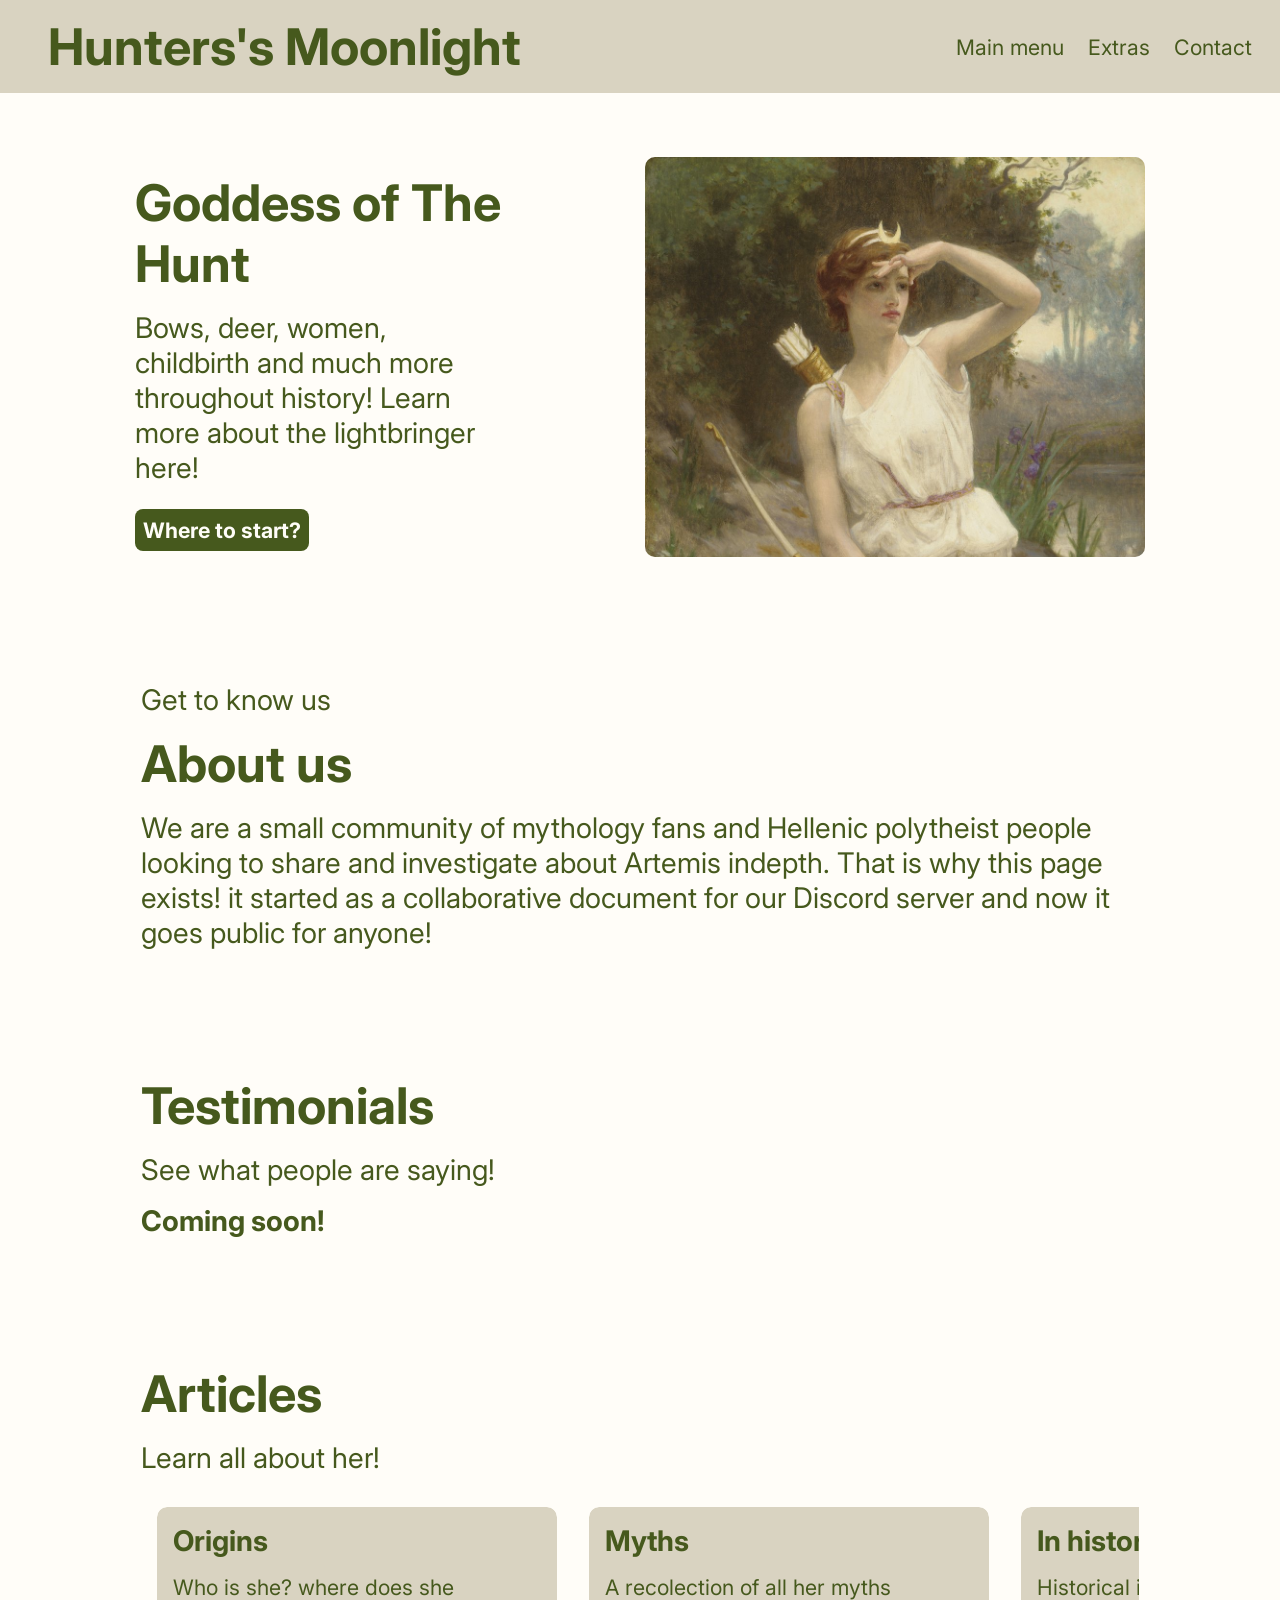
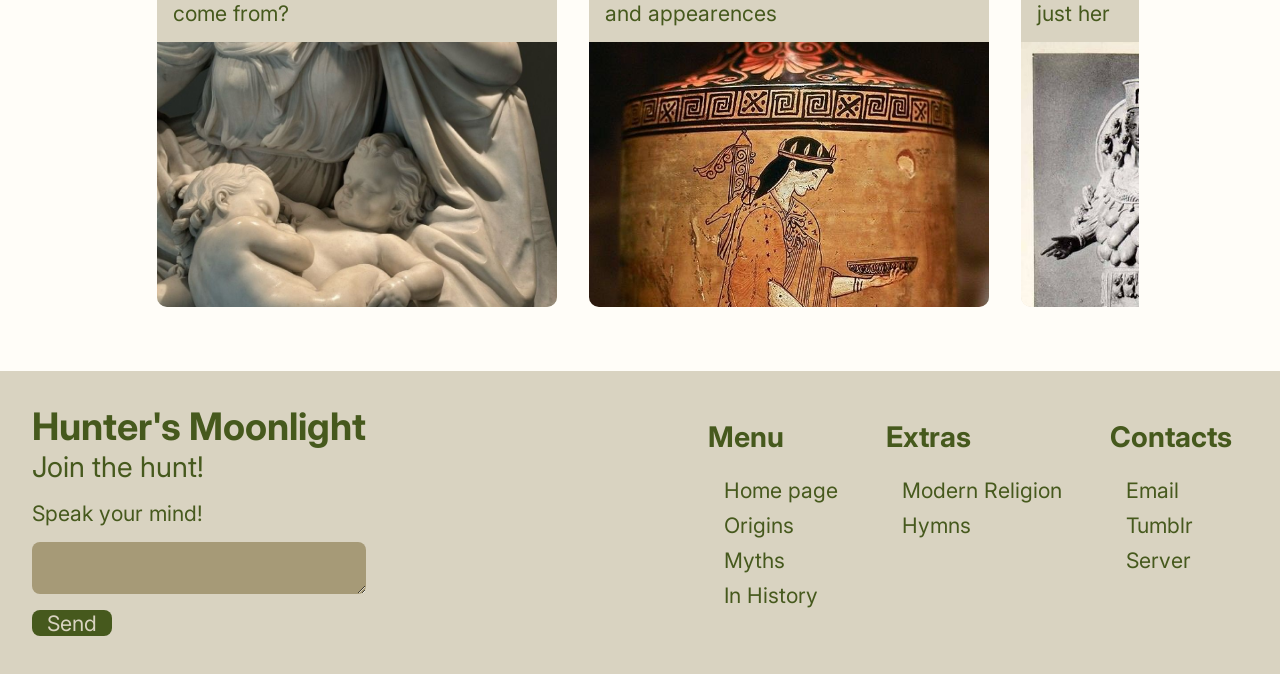
<file: index.html>
<!DOCTYPE html>
<html lang="en">
<head>
    <meta charset="UTF-8">
    <meta name="viewport" content="width=device-width, initial-scale=1.0">
    <link rel="preconnect" href="https://fonts.googleapis.com">
    <link rel="preconnect" href="https://fonts.gstatic.com" crossorigin>
    <link href="https://fonts.googleapis.com/css2?family=Inter:ital,opsz,wght@0,14..32,100..900;1,14..32,100..900&display=swap" rel="stylesheet">

    <link rel="stylesheet" href="style.css">
    <title>Hunter's Moonight</title>
</head>


<body>

<!--comienza Nav-->
    <nav class="nav-general">
        <p>Hunters's Moonlight</p>
        <ul class="nav">
            <li><a href="main.html">Main menu</a>
                <ul class="menu">
                    <li><a href="index.html">Home page</a></li>
                    <li><a href="main.html#origins">Origins</a></li>
                    <li><a href="main.html#myths">Myths</a></li>
                    <li><a href="main.html#inhistory">In History</a></li>
                </ul>
            </li>
            <li><a href="extra.html">Extras</a>
                <ul class="menu">
                    <li><a href="extra.html#modern">Modern Religion</a></li>
                    <li><a href="extra.html#hymns">Hymns</a></li>
                </ul>
            </li>
            <li><a href="index.html#name1">Contact</a>
                <ul class="menu">
                    <li><a href="mailto:huntersmoonlightserenade@gmail.com">Email</a></li>
                    <li><a href="https://www.tumblr.com/hunters-moonlight-serenade?source=share" target="_blank">Tumblr</a></li>
                    <li><a href="https://discord.gg/cDYZjppGjJ" target="_blank">Server</a></li>
                    <li><a href="index.html#feedbackForm">Speak your mind</a></li>
                </ul>
            </li>
        </ul>
    </nav>
<!--Termina Nav-->


<!--Llamado a la acción para empezar-->
    <header class="layout1">
        <div class="start">
            <h1>Goddess of The Hunt</h1>
            <p> Bows, deer, women, childbirth and much more throughout history! Learn more about the lightbringer here! </p>
            <a href="main.html">Where to start?</a>
        </div>
        <div class="start2">
            <img class="img1" src="imagenes\imagen1.png" alt="Diana cazadora de Guillaume Seignac">
        </div>
    </header>
<!--termina primera sección-->


<!--Segunda sección-->
    <div class="sobre">
        <p>Get to know us</p>
        <h1>About us</h1>
        <p>We are a small community of mythology fans and Hellenic polytheist people looking to share and investigate about Artemis indepth.
            That is why this page exists! it started as a collaborative document for our Discord server and now it goes public for anyone!
        </p>
    </div>
<!--Termina segunda sección-->


<!--Tercera sección-->
<div class="articulos">
        <h1>Testimonials</h1>
        <p>See what people are saying!</p>
    
    <div class="carrusel" >
        <h2>Coming soon!</h2>
        
    </div>
</div>
<!--Termina tercera sección-->


<!--cuarta sección-->
    <div class="articulos">
        <h1>Articles</h1>
        <p>Learn all about her!</p>
    
    <div class="carrusel" >
        <div class="imagenes1"><a href="main.html#origins">
            <h2>Origins</h2>
            <p>Who is she? where does she come from?</p>
            <img src="imagenes\imagen8.png" alt="img1">
        </a></div>
        <div class="imagenes1"><a href="main.html#myths">
            <h2>Myths</h2>
            <p>A recolection of all her myths and appearences</p>
            <img src="imagenes\imagen2.png" alt="img2">
        </a></div>
        <div class="imagenes1"><a href="main.html#inhistory">
            <h2>In history</h2>
            <p>Historical investigation on just her</p>
            <img src="imagenes\imagen4.png" alt="img3">
        </a></div>
        <div class="imagenes1"> <a href="extra.html#modern">
            <h2>Modern Religion</h2>
            <p>Associations, epithets and more</p>
            <img src="imagenes\imagen5.png" alt="img4">
        </a></div>
        <div class="imagenes1"><a href="extra.html#hymns">
            <h2>Hymns</h2>
            <p>A recollection of all the prayers and hymns for her</p>
            <img src="imagenes\imagen7.png" alt="img5">
        </a></div>
        </div>
    </div>
<!--Termina cuarta sección-->



<!--Comienza footer-->
    <footer>
        <div class="nombre">
        <h2 id="name1">Hunter's Moonlight</h2>
        <p>Join the hunt!</p>
            
        <form id="feedbackForm">
        <label for="comentario">Speak your mind! </label>
        <textarea id="comentario" required placeholder=""></textarea>
        <button type="submit">Send</button>
        </form>
        <div id="mensajeRespuesta"></div>
        </div>
        <div class="listas">
        <ul>
            <li> Menu
                <ul>
                    <li><a href="index.html">Home page</a></li>
                    <li><a href="main.html#origins">Origins</a></li>
                    <li><a href="main.html#myths">Myths</a></li>
                    <li><a href="main.html#inhistory">In History</a></li>
                </ul>
            </li>
        </ul>
        <ul>
            <li> Extras
                <ul>
                    <li><a href="extra.html#modern">Modern Religion</a></li>
                    <li><a href="extra.html#hymns">Hymns</a></li>
                </ul>
            </li>
        </ul>
        <ul>
            <li> Contacts
                <ul>
                    <li><a href="mailto:huntersmoonlightserenade@gmail.com">Email</a></li>
                    <li><a href="https://www.tumblr.com/hunters-moonlight-serenade?source=share" target="_blank">Tumblr</a></li>
                    <li><a href="https://discord.gg/cDYZjppGjJ" target="_blank">Server</a></li>
                </ul>
            </li>
        </ul>
        </div>
    </footer>
<!--Termina footer-->
<script src="script.js"></script>
</body>
</html>
</file>
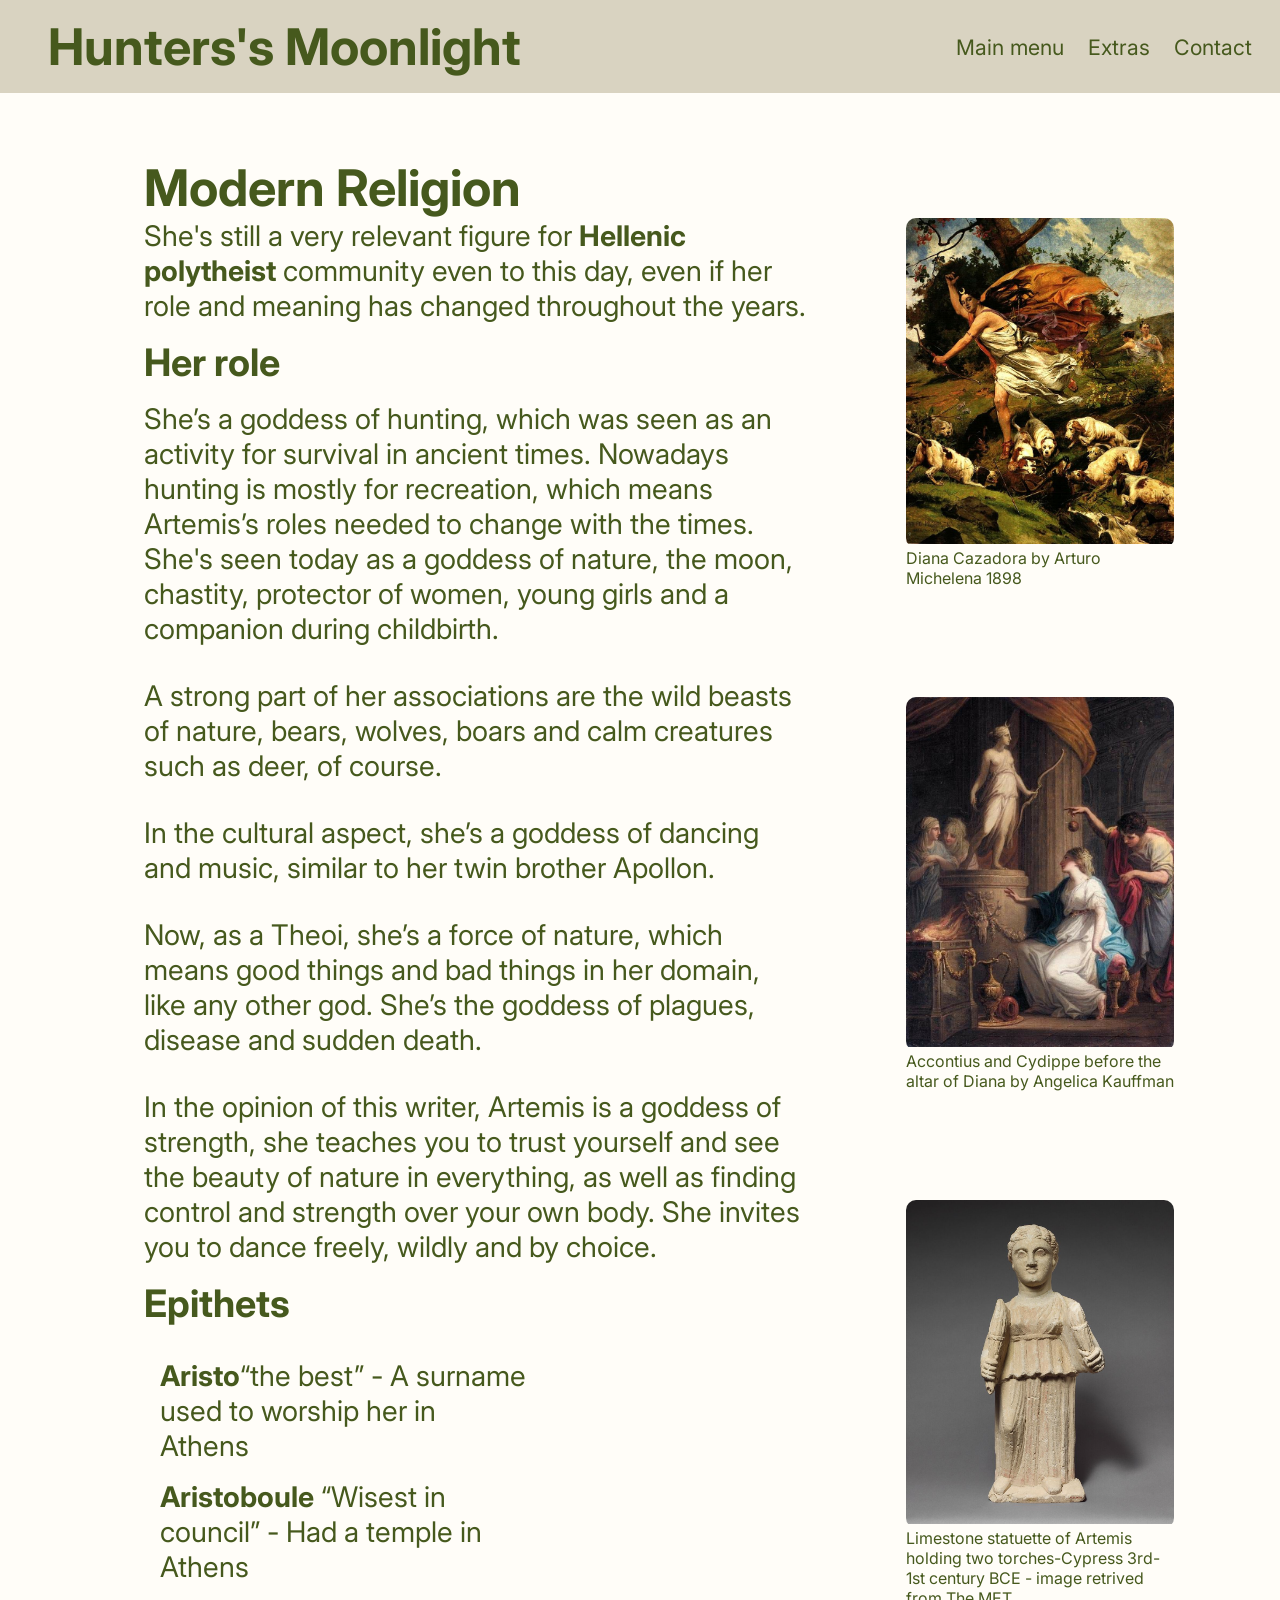
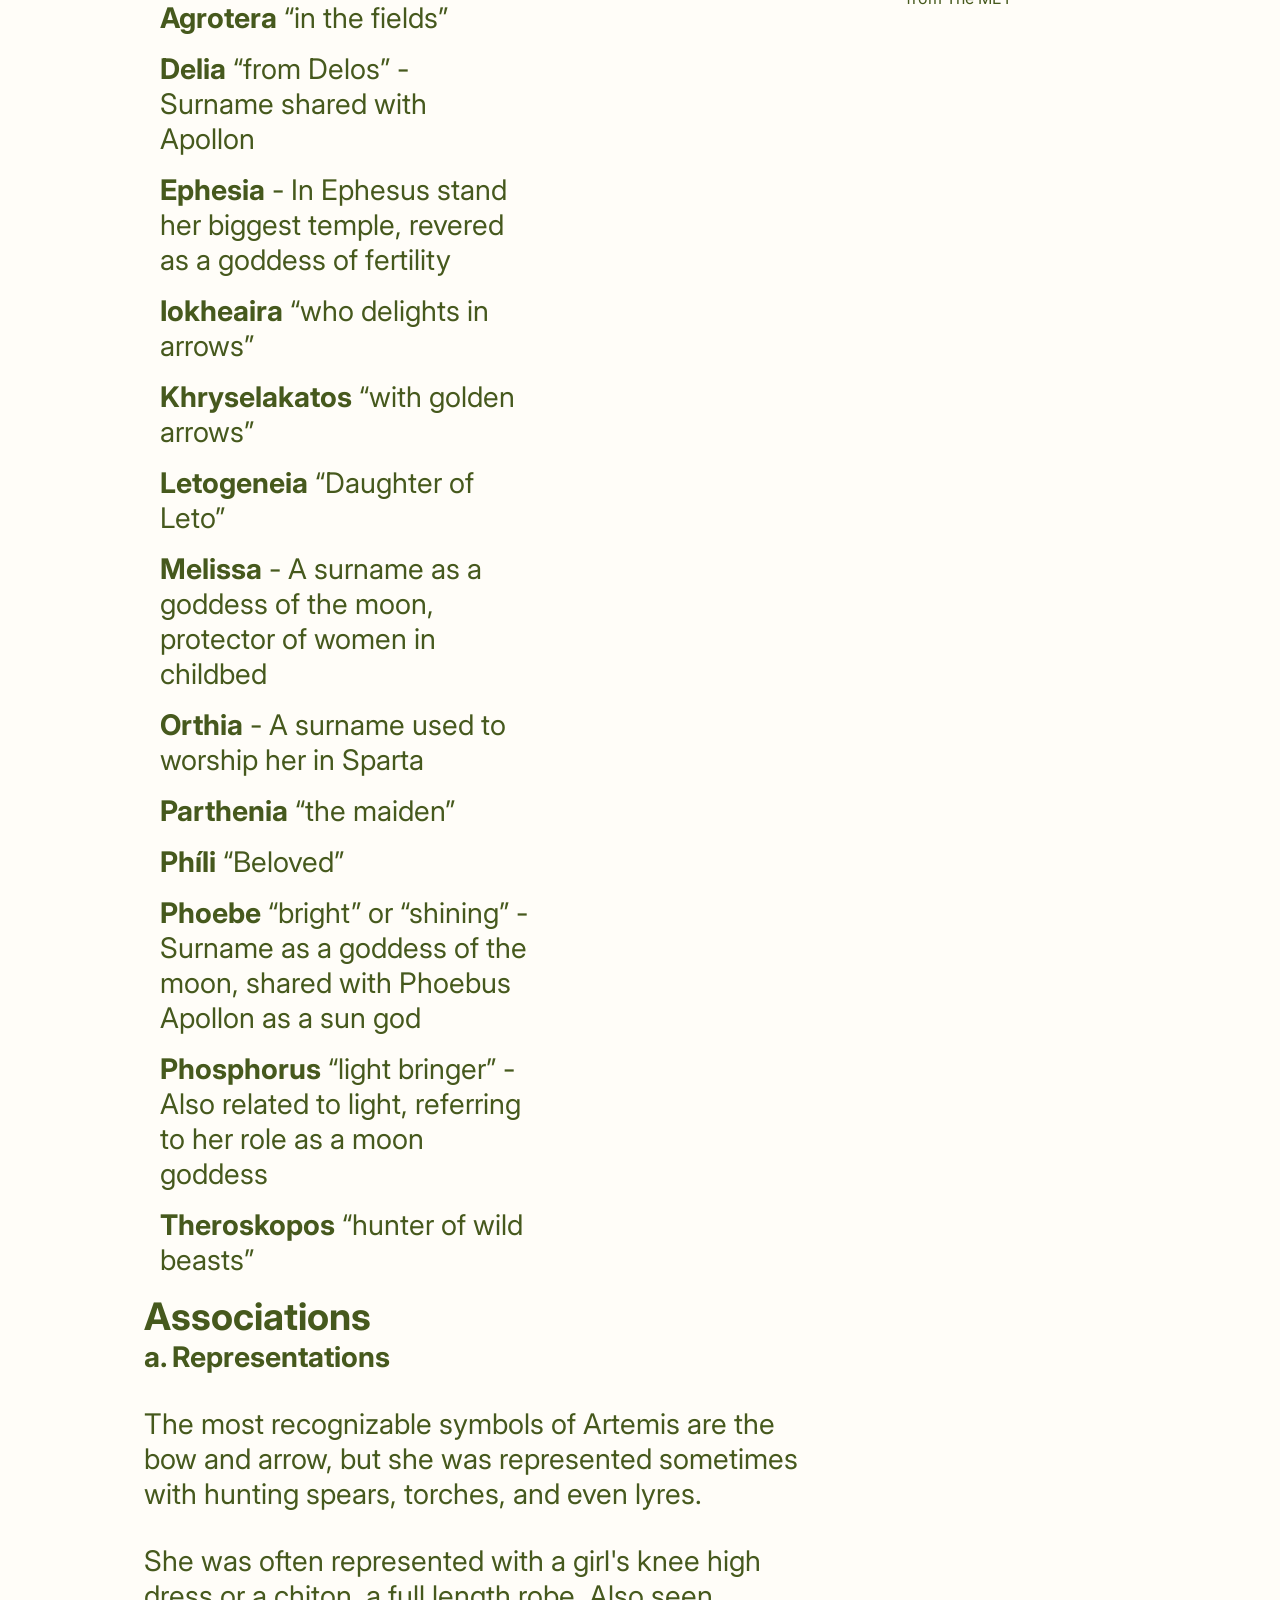
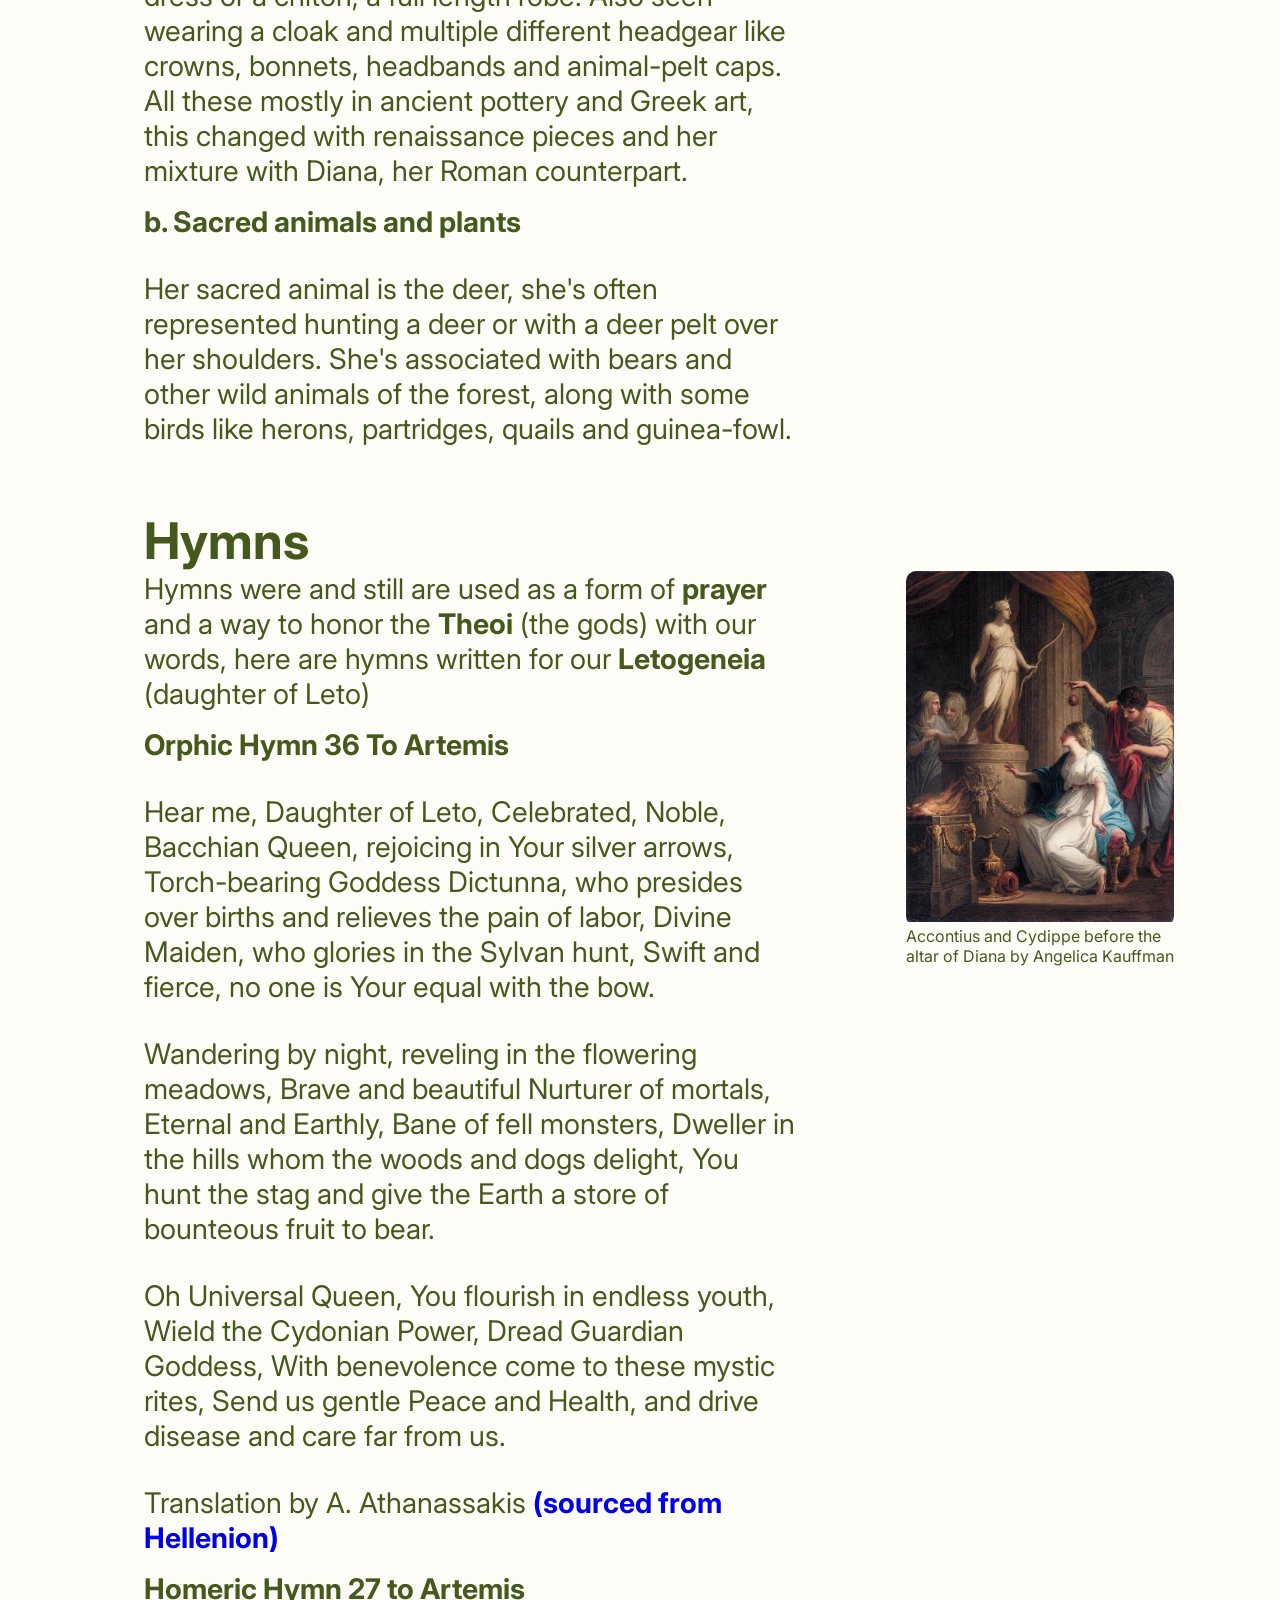
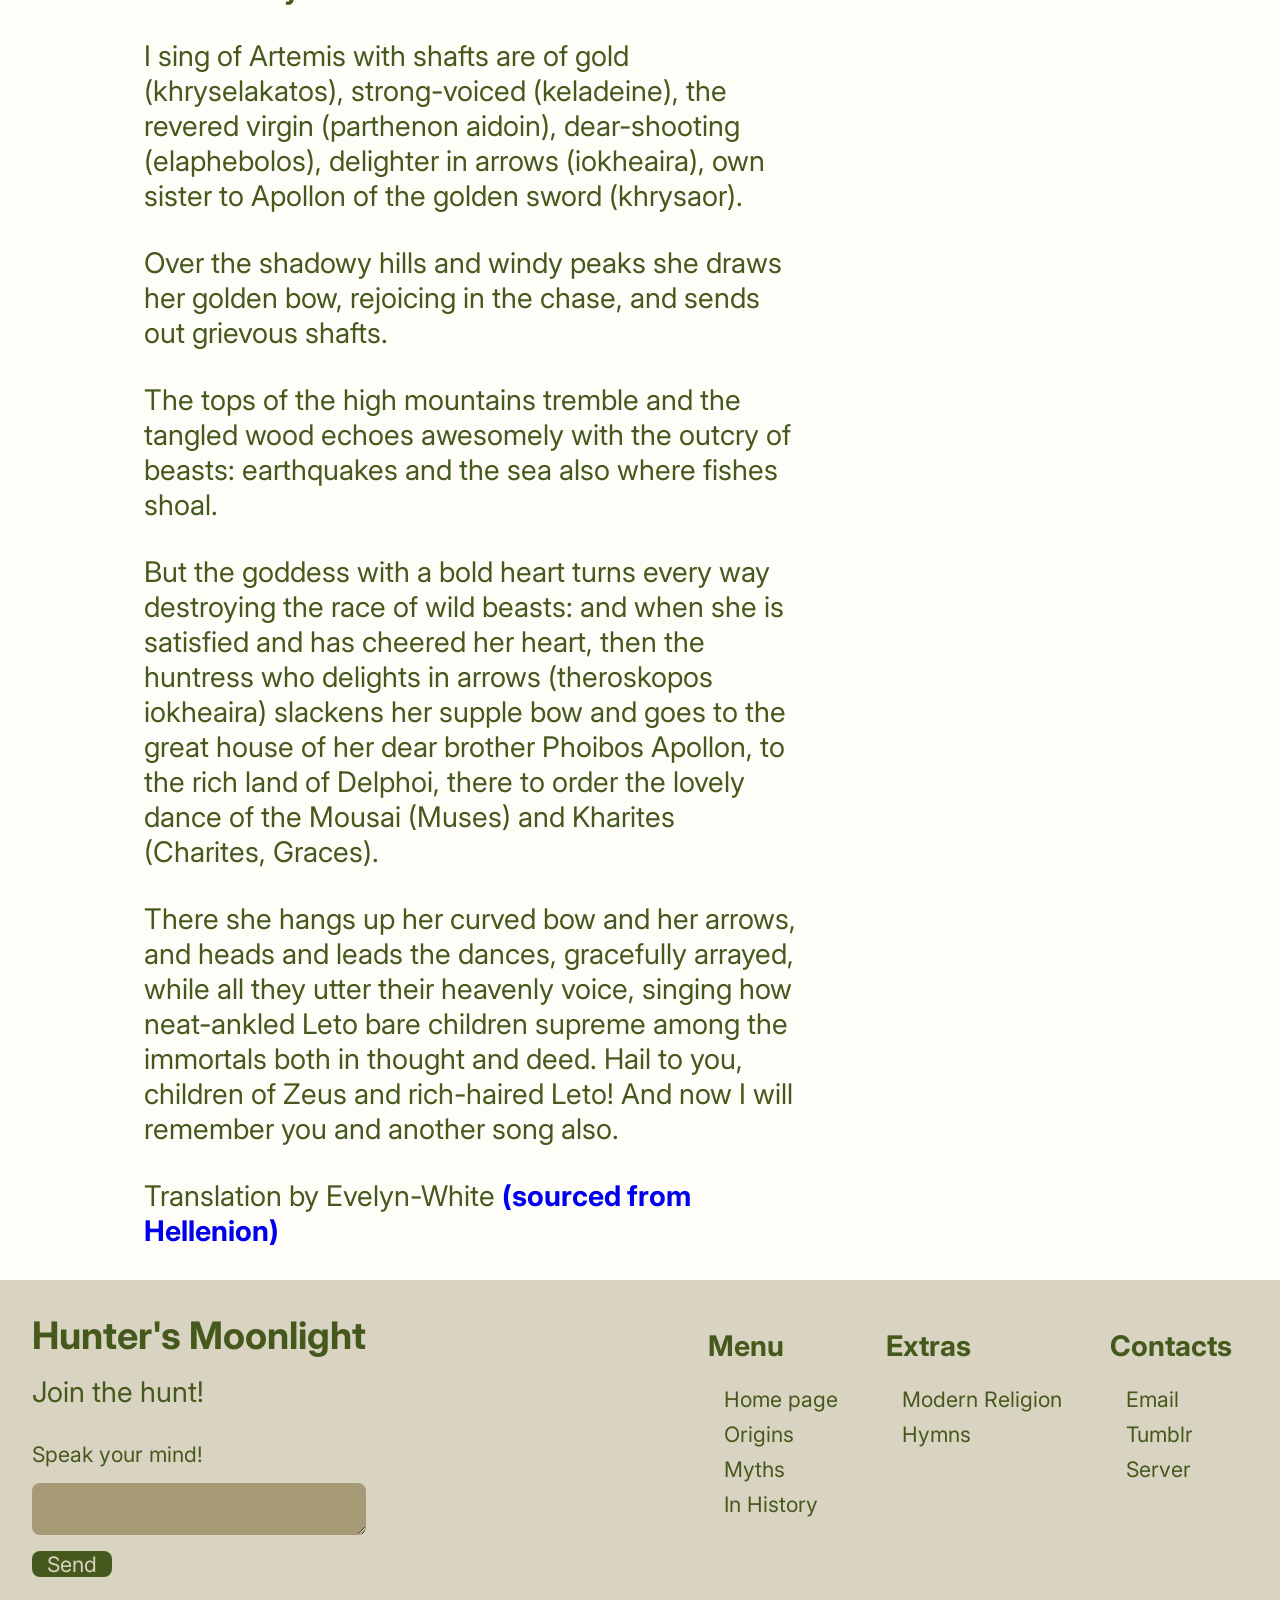
<file: extra.html>
<!DOCTYPE html>
<html lang="en">
<head>
    <meta charset="UTF-8">
    <meta name="viewport" content="width=device-width, initial-scale=1.0">
    <link rel="preconnect" href="https://fonts.googleapis.com">
    <link rel="preconnect" href="https://fonts.gstatic.com" crossorigin>
    <link href="https://fonts.googleapis.com/css2?family=Inter:ital,opsz,wght@0,14..32,100..900;1,14..32,100..900&display=swap" rel="stylesheet">
    <link rel="stylesheet" href="styles3.css">
    <title>Learn even more</title>
    
</head>



<body>
<!--comienza Nav-->
    <nav class="nav-general">
        <p>Hunters's Moonlight</p>
        <ul class="nav">
            <li><a href="main.html">Main menu</a>
                <ul class="menu">
                    <li><a href="index.html">Home page</a></li>
                    <li><a href="main.html#origins">Origins</a></li>
                    <li><a href="main.html#myths">Myths</a></li>
                    <li><a href="main.html#inhistory">In History</a></li>
                </ul>
            </li>
            <li><a href="extra.html">Extras</a>
                <ul class="menu">
                    <li><a href="extra.html#modern">Modern Religion</a></li>
                    <li><a href="extra.html#hymns">Hymns</a></li>
                </ul>
            </li>
            <li><a href="extra.html#name1">Contact</a>
                <ul class="menu">
                    <li><a href="mailto:huntersmoonlightserenade@gmail.com">Email</a></li>
                    <li><a href="https://www.tumblr.com/hunters-moonlight-serenade?source=share" target="_blank">Tumblr</a></li>
                    <li><a href="https://discord.gg/cDYZjppGjJ" target="_blank">Server</a></li>
                    <li><a href="extra.html#feedbackForm">Speak your mind</a></li>
                </ul>
            </li>
        </ul>
    </nav>
<!--Termina Nav-->



<div class="seccion">
    <section>
        <div>
        <h1 id="modern">
            Modern Religion
        </h1>
        <h3>She's still a very relevant figure for <b>Hellenic polytheist</b> community even to this day,
            even if her role and meaning has changed throughout the years.
        </h3>
        <h2>Her role</h2>
        <p>She’s a goddess of hunting, which was seen as an activity for survival in ancient times. Nowadays hunting is mostly for recreation, which means Artemis’s roles needed to change with the times. She's seen today as a goddess of nature, the moon, chastity, protector of women, young girls and a companion during childbirth.     
        </p>
        <p>A strong part of her associations are the wild beasts of nature, bears, wolves, boars and calm creatures such as deer, of course.</p>
        <p>In the cultural aspect, she’s a goddess of dancing and music, similar to her twin brother Apollon.</p>
        <p>Now, as a Theoi, she’s a force of nature, which means good things and bad things in her domain, like any other god. She’s the goddess of plagues, disease and sudden death. </p>
        <p>In the opinion of this writer, Artemis is a goddess of strength, she teaches you to trust yourself and see the beauty of nature in everything, as well as finding control and strength over your own body. She invites you to dance freely, wildly and by choice.</p>
        <h2>Epithets</h2>
        <ul>
            <li><b>Aristo</b>“the best” - A surname used to worship her in Athens</li>
            <li><b>Aristoboule</b> “Wisest in council” - Had a temple in Athens</li>
            <li><b>Agrotera</b> “in the fields”</li>
            <li><b>Delia</b> “from Delos” - Surname shared with Apollon </li>
            <li><b>Ephesia</b> - In Ephesus stand her biggest temple, revered as a goddess of fertility</li>
            <li><b>Iokheaira</b> “who delights in arrows”</li>
            <li><b>Khryselakatos</b> “with golden arrows”</li>
            <li><b>Letogeneia</b> “Daughter of Leto”</li>
            <li><b>Melissa</b> - A surname as a goddess of the moon, protector of women in childbed</li>
            <li><b>Orthia</b> - A surname used to worship her in Sparta</li>
            <li><b>Parthenia</b> “the maiden”</li>
            <li><b>Phíli</b> “Beloved”</li>
            <li><b>Phoebe</b> “bright” or “shining” - Surname as a goddess of the moon, shared with Phoebus Apollon as a sun god</li>
            <li><b>Phosphorus</b> “light bringer” - Also related to light, referring to her role as a moon goddess</li>
            <li><b>Theroskopos</b> “hunter of wild beasts”</li>
        </ul>
        <h2>Associations</h2>
        <h3><b>a. Representations</b></h3>
        <p>The most recognizable symbols of Artemis are the bow and arrow, 
        but she was represented sometimes with hunting spears, torches, and even lyres.</p>
        <p>She was often represented with a girl's knee high dress or a chiton, a full length robe. 
        Also seen wearing a cloak and multiple different headgear like crowns, bonnets, headbands and animal-pelt caps. All these mostly in ancient pottery and Greek art, 
        this changed with renaissance pieces and her mixture with Diana, her Roman counterpart.</p>
        <h3><b>b. Sacred animals and plants</b></h3>
        <p>Her sacred animal is the deer, she's often represented hunting a deer or with a deer pelt over her shoulders. 
        She's associated with bears and other wild animals of the forest, along with some birds like herons, partridges, quails and guinea-fowl.</p>
        </div>
        <div class="imagenes">
        <div class="start2">
            <img class="img1" src="imagenes\imagen13.png" alt="Diana cazadora by Arturo Michelena 1896">
        </div>
        <h4>Diana Cazadora by Arturo Michelena 1898</h4>
        <div class="imagenes">
        <div class="start2">
            <img class="img1" src="imagenes\imagen14.png" alt="Accontius and Cydippe before the altar of Diana by Angelica Kauffman">
        </div>
        <h4>Accontius and Cydippe before the altar of Diana by Angelica Kauffman</h4>
        </div>
        <div class="imagenes">
        <div class="start2">
            <img class="img1" src="imagenes\imagen15.png" alt="Limestone statuette of Artemis holding two torches">
        </div>
        <h4>Limestone statuette of Artemis holding two torches-Cypress 3rd-1st century BCE - image retrived from The MET</h4>
        </div>
        </div>
    </section> 
    
    <section>
        <div>
        <h1 id="hymns">
            Hymns
        </h1>
        <h3>Hymns were and still are used as a form of <b>prayer</b> and a way to honor the <b>Theoi</b> (the gods) with our words, here are hymns written for our <b>Letogeneia</b> (daughter of Leto)</h3>
        <h3><b>Orphic Hymn 36 To Artemis</b></h3>
        <p>Hear me, Daughter of Leto, Celebrated, Noble, Bacchian Queen, rejoicing in Your silver arrows,
        Torch-bearing Goddess Dictunna, who presides over births and relieves the pain of labor,
        Divine Maiden, who glories in the Sylvan hunt,
        Swift and fierce, no one is Your equal with the bow.</p>
        <p>Wandering by night, reveling in the flowering meadows,
        Brave and beautiful Nurturer of mortals,
        Eternal and Earthly, Bane of fell monsters,
        Dweller in the hills whom the woods and dogs delight,
        You hunt the stag and give the Earth a store of bounteous fruit to bear.</p>
        <p>Oh Universal Queen, You flourish in endless youth,
        Wield the Cydonian Power, Dread Guardian Goddess,
        With benevolence come to these mystic rites,
        Send us gentle Peace and Health, and drive disease and care far from us.</p>
        <p>Translation by A. Athanassakis <a href="https://www.hellenion.org/artemis/orphic-hymn-to-artemis/" target="_blank">(sourced from Hellenion)</a></p>
        <h3><b>Homeric Hymn 27 to Artemis</b></h3>
        <p>I sing of Artemis with shafts are of gold (khryselakatos), strong-voiced (keladeine), the revered virgin (parthenon aidoin), dear-shooting (elaphebolos), delighter in arrows (iokheaira), own sister to Apollon of the golden sword (khrysaor).</p>
        <p>Over the shadowy hills and windy peaks she draws her golden bow, rejoicing in the chase, and sends out grievous shafts.</p>
        <p>The tops of the high mountains tremble and the tangled wood echoes awesomely with the outcry of beasts: earthquakes and the sea also where fishes shoal.</p>
        <p>But the goddess with a bold heart turns every way destroying the race of wild beasts: and when she is satisfied and has cheered her heart, then the huntress who delights in arrows (theroskopos iokheaira) slackens her supple bow and goes to the great house of her dear brother Phoibos Apollon, to the rich land of Delphoi, there to order the lovely dance of the Mousai (Muses) and Kharites (Charites, Graces).</p>
        <p>There she hangs up her curved bow and her arrows, and heads and leads the dances, gracefully arrayed, while all they utter their heavenly voice, singing how neat-ankled Leto bare children supreme among the immortals both in thought and deed.
        Hail to you, children of Zeus and rich-haired Leto! And now I will remember you and another song also.</p>
        <p>Translation by Evelyn-White <a href="https://www.hellenion.org/artemis/homeric-hymn-27-to-artemis/" target="_blank">(sourced from Hellenion)</a></p>
        </div>
        <div class="imagenes">
        <div class="start2">
            <img class="img1" src="imagenes\imagen14.png" alt="Accontius and Cydippe before the altar of Diana by Angelica Kauffman">
        </div>
        <h4>Accontius and Cydippe before the altar of Diana by Angelica Kauffman</h4>
        </div>
    </section>
</div>




<!--Comienza footer-->
    <footer>
            <div class="nombre">
            <h2 id="name1">Hunter's Moonlight</h2>
            <p>Join the hunt!</p>
        <form id="feedbackForm">
            <label for="comentario">Speak your mind! </label>
            <textarea id="comentario" required placeholder=""></textarea>
            <button type="submit">Send</button>
        </form>
        <div id="mensajeRespuesta"></div>
        
        </div>
        <div class="listas">
        <ul>
            <li>Menu
                <ul>
                    <li><a href="index.html">Home page</a></li>
                    <li><a href="main.html#origins">Origins</a></li>
                    <li><a href="main.html#myths">Myths</a></li>
                    <li><a href="main.html#inhistory">In History</a></li>
                </ul>
            </li>
        </ul>
        <ul>
            <li> Extras
                <ul>
                    <li><a href="extra.html#modern">Modern Religion</a></li>
                    <li><a href="extra.html#hymns">Hymns</a></li>
                </ul>
            </li>
        </ul>
        <ul>
            <li> Contacts
                <ul>
                    <li><a href="mailto:huntersmoonlightserenade@gmail.com">Email</a></li>
                    <li><a href="https://www.tumblr.com/hunters-moonlight-serenade?source=share" target="_blank">Tumblr</a></li>
                    <li><a href="https://discord.gg/cDYZjppGjJ" target="_blank">Server</a></li>
                </ul>
            </li>
        </ul>
        </div>
    </footer>
<!--Termina footer-->
<script src="script.js"></script>
</body>
</html>
</file>
<file: style.css>
:root{
--baseline: 0.5rem; /*8px*/
--padding-general: 1rem; /*32px*/
--gap-general: 1rem; /*16px*/

--step-0: 1rem; 
--step-1: 1.333rem; 
--step-2: 1.776889rem; 
--step-3: 2.368593037rem;
--step-4: 3.157334518321rem; 

--color1:#FFFDF8;
--color2:#D9D3C1;
--color3:#A69A77;
--color4:#BF712C;
--color5:#718C35;
--color6:#46591D;
}
*{
    box-sizing: border-box;
    margin: 0;
    padding: 0;
    
}
main{
    width: 100%;
    height: 100vh;
}
body{
    background-color: var(--color1);
}



/*Barra de navegación*/
.nav-general {
    display: flex;
    position: fixed;
    width: 100%;
    background-color: var(--color2);
    align-items: center;
    justify-content: space-between;
    gap: var(--gap-general);
    font-family: "inter",sans-serif;
    font-weight: bold;
    top: 0;
}

.nav-general p{
    color: var(--color6);
    font-size: var(--step-4);
    justify-items: left;
    margin-left: 2rem;
    padding: var(--padding-general);
}
ul{
    list-style:none;
    font-size: var(--step-2);
    padding: var(--padding-general);
    gap: var(--gap-general);
}
.nav{
    justify-items:left;
    font-size: var(--step-1);
    font-weight: 400;
}
.nav > li {
	float:left;
    
}
.nav li a {
	color:var(--color6);
	text-decoration:none;
	padding:10px 12px;
    background-color: var(--color2);
    font-size: var(--step-1);
	display:block;
}
.nav li a:hover{
    color: var(--color5);
}
.nav li ul {
	display:none;
	position:absolute;
	min-width:140px;
}
.nav li:hover > ul {
	display:block;
}
.nav li ul li {
	position:relative;
}
.nav li ul li ul {
	right:-140px;
	top:0px;
}
/*Termina barra de navegación*/



/*Header*/
.layout1{
    display: flex;
    flex-direction:row;
    align-items: baseline;
    justify-content: space-evenly;
    background-color: var(--color1);
    gap: var(--gap-general);
    padding: var(--padding-general);
    padding-top: 4rem;
    align-items: center;
    margin-top: 93px;
}
.start{
    max-width:30%;
}
.start h1{
    font-family:"inter",sans-serif;
    font-size: var(--step-4);
    color: var(--color6);
}

.start p{
    font-family:"inter",sans-serif;
    font-size: var(--step-2);
    color: var(--color6);
    padding: var(--padding-general);
    margin-bottom: 1rem;
    padding-left: 0;
}
.start a{
    font-family:"inter",sans-serif;
    font-size: var(--step-1);
    color: var(--color1);
    text-decoration: none;
    background: var(--color6);
    padding: 0.5rem;
    gap: var(--gap-general);
    border-radius: 0.5rem;
    font-weight: bold;
}
.start a:hover{
    color: var(--color5);
}
.start2{
    max-height: 400px;
    max-width: 40%;
    overflow: hidden;
    border-radius: 10px;
}
.start2 img{
    width: 100%;
    height: auto;
}
/*Termina header*/



/*Sección1*/
.sobre{
    display: flex;
    align-content: center;
    flex-wrap: wrap;
    flex-direction: column;
    background-color: var(--color1);
    padding: var(--padding-general);
    gap: var(--gap-general);
    margin-top: 93px;

}
.sobre p{
    font-family:"inter",sans-serif;
    font-size: var(--step-2);
    color: var(--color6);
    padding-left: 0;
    max-width: 80%;
}
.sobre h1{
    font-family:"inter",sans-serif;
    font-size: var(--step-4);
    color: var(--color6);
}
/*termina sección1*/

/*Sección3-carrusel*/
.articulos{
    display: flex;
    align-content: center;
    flex-wrap: wrap;
    flex-direction: column;
    background-color: var(--color1);
    padding: var(--padding-general);
    gap: var(--gap-general);
    margin-top: 93px;
    margin-bottom: 2rem;

}
.articulos p{
    font-family:"inter",sans-serif;
    font-size: var(--step-2);
    color: var(--color6);
    padding-left: 0;
    max-width: 80%;
}
.articulos h1{
    font-family:"inter",sans-serif;
    font-size: var(--step-4);
    color: var(--color6);
}
.articulos h2{
    text-decoration: none;
    font-family:"inter",sans-serif;
    font-size: var(--step-2);
    color: var(--color6);
}
.carrusel{
    align-items: center;
    width: 80%;
    display: flex;
    flex-direction: row;
    overflow-x: scroll;
    border-radius: 10px;
}
.imagenes1{
    display: flex;
    min-width: 400px;
    height: 400px;
    overflow: hidden;
    margin: var(--padding-general);
    border-radius: 10px;
}
.imagenes1 a{
    display: flex;
    flex-direction: column;
    background-color: var(--color2);
    text-decoration: none;
    border-radius: 10px;
}
.imagenes1 img{
    width: 100%;
    height: auto;
    opacity: 1;
    transition: opacity 250ms ease-in;
}
.imagenes1 h2 {
    text-decoration: none;
    font-family:"inter",sans-serif;
    font-size: var(--step-2);
    color: var(--color6);
    padding: var(--padding-general);
    opacity: 1;
    transition: opacity 250ms ease-in;
}
.imagenes1 p{
    text-decoration: none;
    font-family:"inter",sans-serif;
    font-size: var(--step-1);
    color: var(--color6);
    padding: var(--padding-general);
    padding-top: 0;
}
.imagenes1:hover{
    h2{
        color: var(--color5);
    }
    img{
        opacity:0.5 ;
    }
}
div::-webkit-scrollbar {
    height: 12px;
    background-color: var(--color2);
    border-radius: 5px;
}
div::-webkit-scrollbar-thumb {
    background-color:var(--color6);
    border-radius: 5px;
}
/*Termina sección3-carrusel*/



/*Footer*/
footer{
    display: flex;
    background: var(--color2);
    flex-direction: row;
    justify-content: space-between;
    padding: var(--padding-general);

}
.nombre{
    padding: var(--padding-general);
}
.nombre h2{
    font-family:"inter",sans-serif;
    font-size: var(--step-3);
    color: var(--color6);
}
.nombre p{
    font-family:"inter",sans-serif;
    font-size: var(--step-2);
    color: var(--color6);
}
.listas{
    display: flex;
    flex-direction: row;
    font-family:"inter",sans-serif;
    font-size: var(--step-2);
    color: var(--color6);
    padding: var(--padding-general);
    font-weight: bold;
}
.listas a{
    font-size: var(--step-1);
    text-decoration: none;
    color: var(--color6);
    font-weight: 400;
}
.listas a:hover{
    color: var(--color5);
}
/*Termina footer*/



form{
    display: flex;
    flex-direction: column;
    margin-top: var(--padding-general);
        label{
            font-family:"inter",sans-serif;
            font-size: var(--step-1);
            color: var(--color6);
            padding-bottom: var(--padding-general)  ;
        }
        button{
            font-family:"inter",sans-serif;
            font-size: var(--step-1);
            color: var(--color2);
            margin-top: var(--padding-general);
            max-width: 5rem;
            background-color: var(--color6);
            border-style: hidden;
            border-radius: 0.5rem;
        }
        button:hover{
            background-color: var(--color5);
        }
        textarea{
            background-color: var(--color3);
            font-family:"inter",sans-serif;
            font-size: var(--step-1);
            color: var(--color1);
            border-radius: 0.5rem;
            border-style: hidden;
            max-width: 25rem;
        }
}
</file>
<file: styles3.css>
:root{
--baseline: 0.5rem; /*8px*/
--padding-general: 1rem; /*32px*/
--gap-general: 1rem; /*16px*/

--step-0: 1rem; 
--step-1: 1.333rem; 
--step-2: 1.776889rem; 
--step-3: 2.368593037rem;
--step-4: 3.157334518321rem; 

--color1:#FFFDF8;
--color2:#D9D3C1;
--color3:#A69A77;
--color4:#BF712C;
--color5:#718C35;
--color6:#46591D;
}
*{
    box-sizing: border-box;
    margin: 0;
    padding: 0;
}
main{
    width: 100%;
    height: 100vh;
}

body{
    background-color: var(--color1);
}



/*Barra de navegación*/
.nav-general {
    display: flex;
    position: fixed;
    width: 100%;
    background-color: var(--color2);
    align-items: center;
    justify-content: space-between;
    gap: var(--gap-general);
    font-family: "inter",sans-serif;
    font-weight: bold;
    top: 0;
}

.nav-general p{
    color: var(--color6);
    font-size: var(--step-4);
    justify-items: left;
    margin-left: 2rem;
    padding: var(--padding-general);
}
ul{
    list-style:none;
    font-size: var(--step-4);
    padding: var(--padding-general);
    gap: var(--gap-general);
}
.nav{
    justify-items:left;
    font-size: var(--step-2);
    font-weight: 400;
}
.nav > li {
	float:left;
    
}
.nav li a {
	color:var(--color6);
	text-decoration:none;
	padding:10px 12px;
    background-color: var(--color2);
    font-size: var(--step-1);
	display:block;
}
.nav li a:hover{
    color: var(--color5);
}
.nav li ul {
	display:none;
	position:absolute;
	min-width:140px;
}
.nav li:hover > ul {
	display:block;
}
.nav li ul li {
	position:relative;
}
.nav li ul li ul {
	right:-140px;
	top:0px;
}
/*Termina barra de navegación*/


.seccion{
    display: flex;
    flex-direction:column;
    align-items: baseline;
    justify-content: space-evenly;
    background-color: var(--color1);
    gap: var(--gap-general);
    padding: var(--padding-general);
    padding-top: 2rem;
    padding-left: 9rem;
    align-items: center;
    margin-top: 93px;
}

section{
    display: flex;
    flex-direction: row;
}
h1{
    font-family:"inter",sans-serif;
    font-size: var(--step-4);
    color: var(--color6);
    padding-top: 2rem;
    
}
h2{
    font-family:"inter",sans-serif;
    font-size: var(--step-3);
    font-weight: bold;
    color: var(--color6);
}
h3{
    font-family:"inter",sans-serif;
    font-size: var(--step-2);
    color: var(--color6);
    padding-bottom: 1rem;
    font-weight: 400;
}
h4{
    font-family:"inter",sans-serif;
    font-size: var(--step-0);
    color: var(--color6);
    padding-bottom: 1rem;
    font-weight: 400;
    align-items: center;
    max-width: 60%;
}
p{
    font-family:"inter",sans-serif;
    font-size: var(--step-2);
    color: var(--color6);
    padding: var(--padding-general);
    padding-left: 0;
    min-width: 60%;
}
.start2{
    max-height: 500px;
    max-width: 60%;
    overflow: hidden;
    border-radius: 10px;
    margin-top: 93px;
}
.start2 img{
    width: 100%;
    height: auto;
}
.imagenes{
    display: flex;
    flex-direction: column;
    min-width: 40%;
    align-items: center;
}
.seccion li{
    font-family:"inter",sans-serif;
    font-size: var(--step-2);
    color: var(--color6);
    padding: var(--padding-general);
    padding-left: 0;
    padding-bottom: 0;
    max-width: 60%;
    list-style:none;
}
.seccion a{
    font-family:"inter",sans-serif;
    font-size: var(--step-2);
    font-weight: bold;
    color: va r(--color6);
    padding: var(--padding-general);
    padding-left: 0;
    max-width: 60%;
    text-decoration: none;
}




/*Footer*/
footer{
    display: flex;
    background: var(--color2);
    flex-direction: row;
    justify-content: space-between;
    padding: var(--padding-general);

}
.nombre{
    padding: var(--padding-general);
}
.nombre h2{
    font-family:"inter",sans-serif;
    font-size: var(--step-3);
    color: var(--color6);
}
.nombre p{
    font-family:"inter",sans-serif;
    font-size: var(--step-2);
    color: var(--color6);
}
.listas{
    display: flex;
    flex-direction: row;
    font-family:"inter",sans-serif;
    font-size: var(--step-2);
    color: var(--color6);
    padding: var(--padding-general);
    font-weight: bold;
}
.listas a{
    font-size: var(--step-1);
    text-decoration: none;
    color: var(--color6);
    font-weight: 400;
}
.listas a:hover{
    color: var(--color5);
}
.listas li{
    font-size: var(--step-2);
}
/*Termina footer*/



form{
    display: flex;
    flex-direction: column;
    margin-top: var(--padding-general);
        label{
            font-family:"inter",sans-serif;
            font-size: var(--step-1);
            color: var(--color6);
            padding-bottom: var(--padding-general)  ;
        }
        button{
            font-family:"inter",sans-serif;
            font-size: var(--step-1);
            color: var(--color2);
            margin-top: var(--padding-general);
            max-width: 5rem;
            background-color: var(--color6);
            border-style: hidden;
            border-radius: 0.5rem;
        }
        button:hover{
            background-color: var(--color5);
        }
        textarea{
            background-color: var(--color3);
            border-color: var(--color3);
            font-family:"inter",sans-serif;
            font-size: var(--step-1);
            color: var(--color1);
            border-radius: 0.5rem;
            max-width: 25rem;
            border-style: hidden;
        }
}
</file>
